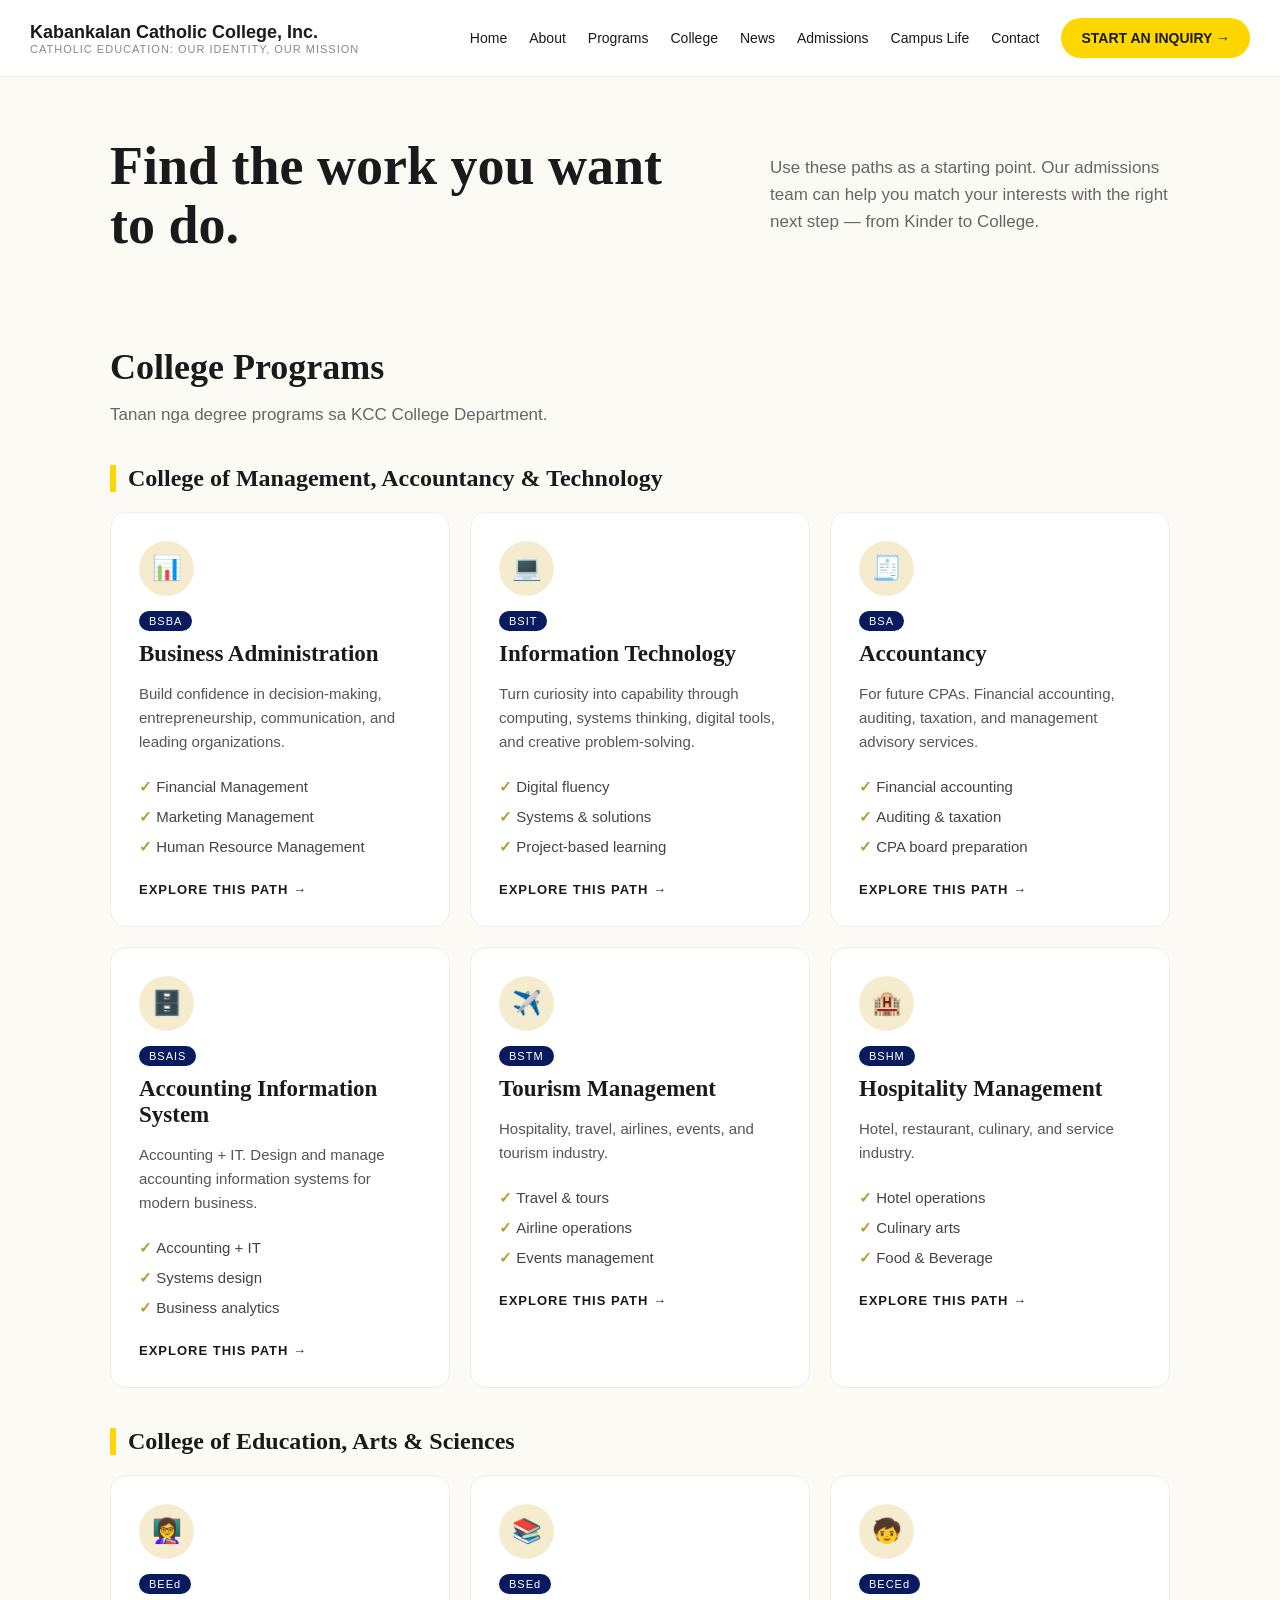
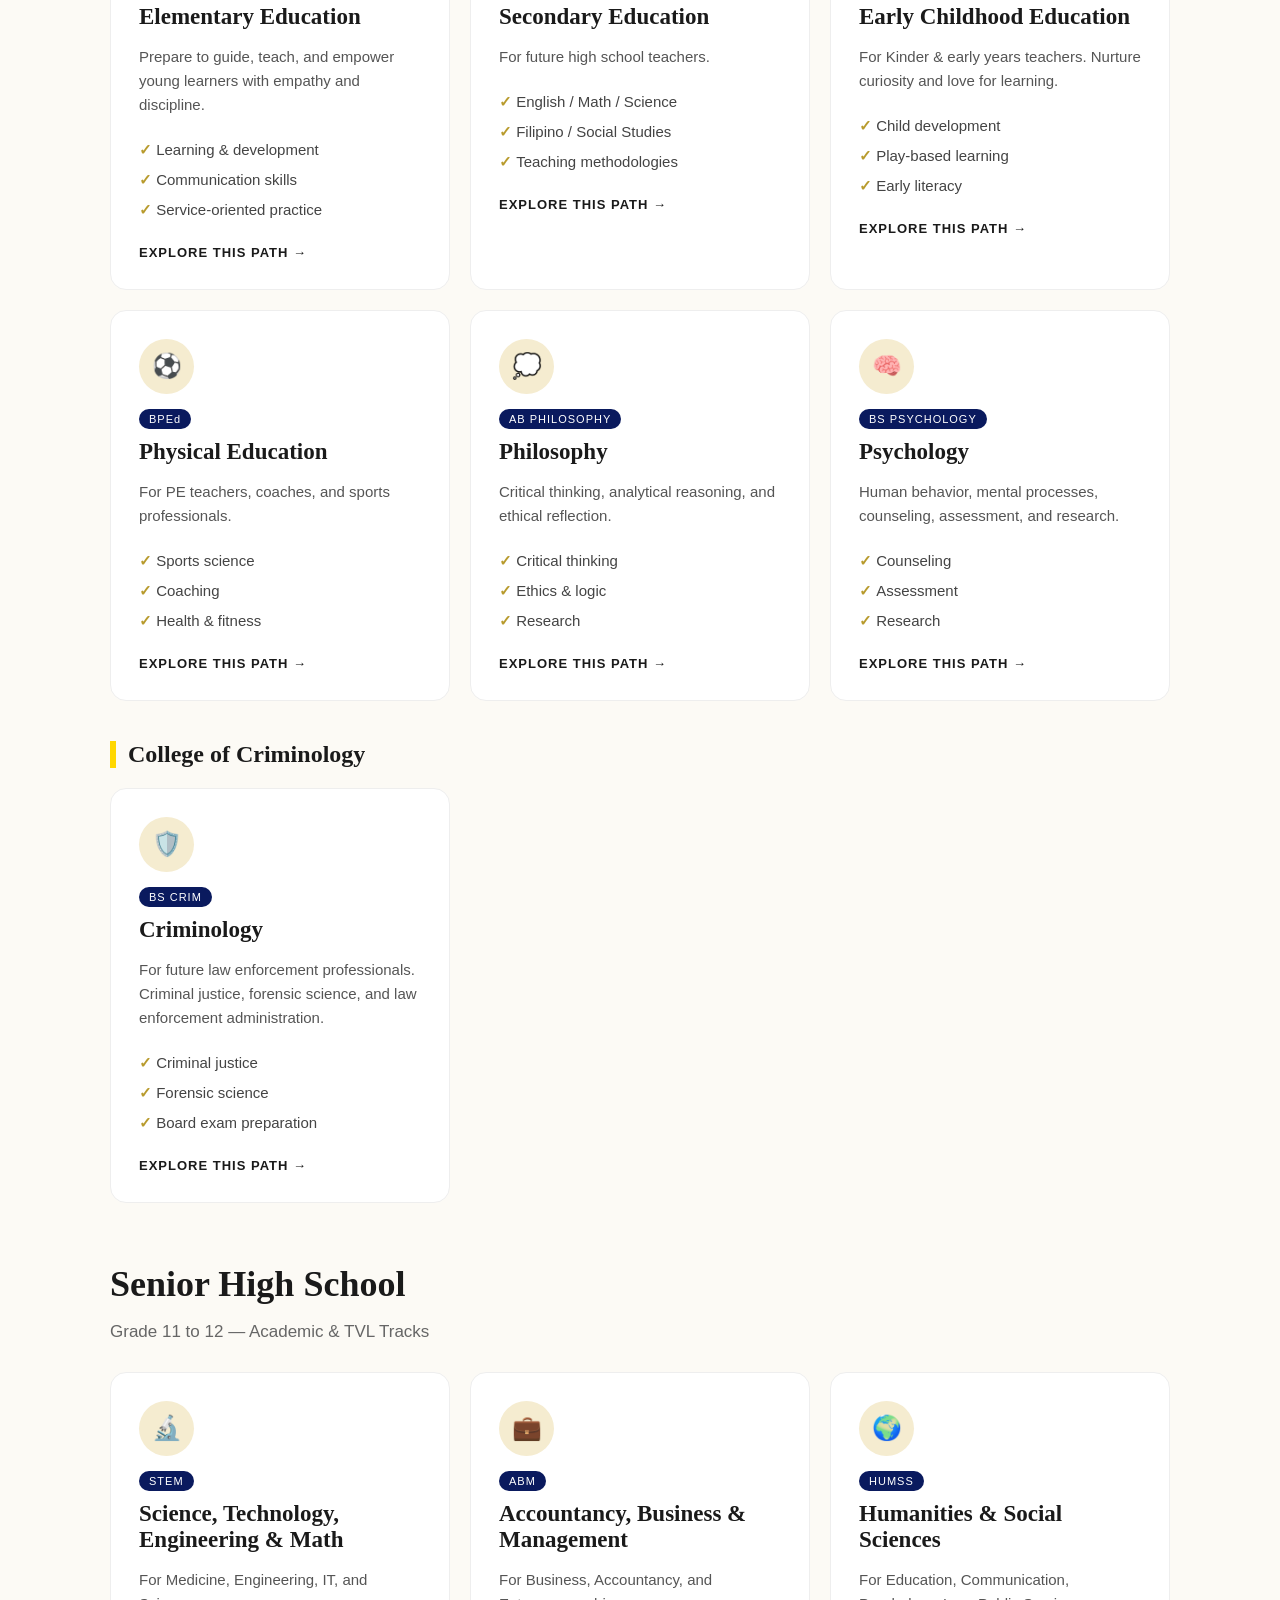
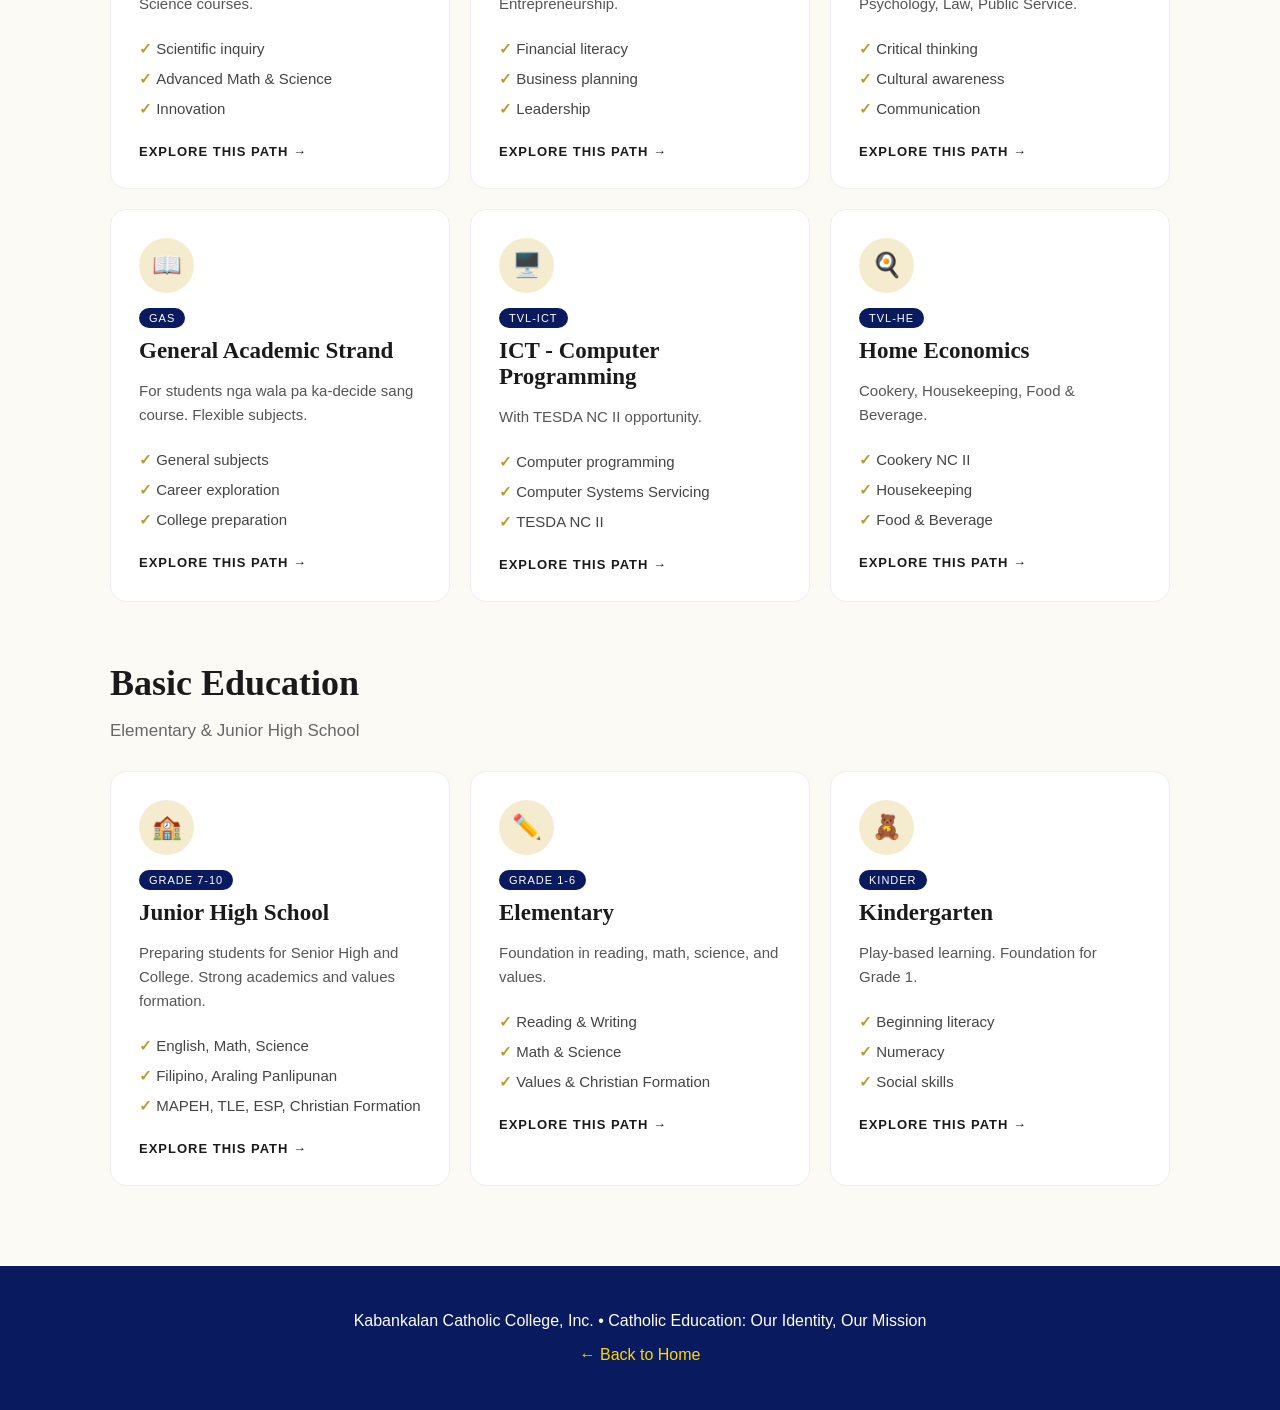
<file: courses.html>
<!DOCTYPE html>
<html lang="en">
<head>
<meta charset="UTF-8">
<meta name="viewport" content="width=device-width, initial-scale=1.0">
<title>Programs - Kabankalan Catholic College, Inc.</title>
<style>
*{box-sizing:border-box}
body{margin:0;font-family:Arial,sans-serif;background:#fcfaf5;color:#1a1a1a}
a{text-decoration:none;color:#1a1a1a}
.topbar{display:flex;justify-content:space-between;align-items:center;padding:18px 30px;background:#fff;border-bottom:1px solid #eee;position:sticky;top:0;z-index:10;flex-wrap:wrap;gap:10px}
.logo{font-weight:bold;font-size:18px}
.logo span{display:block;font-size:11px;color:#888;font-weight:normal;letter-spacing:1px}
.nav{display:flex;gap:22px;align-items:center;flex-wrap:wrap}
.nav a{font-size:14px}
.btn-yellow{background:#ffd700!important;padding:12px 20px!important;border-radius:30px;font-weight:bold}
.hero{max-width:1100px;margin:auto;padding:60px 20px 10px;display:flex;justify-content:space-between;gap:30px;flex-wrap:wrap}
.hero h1{font-family:Georgia,serif;font-size:54px;line-height:1.1;margin:0;max-width:600px}
.hero p{color:#666;font-size:17px;line-height:1.6;max-width:400px}
.container{max-width:1100px;margin:auto;padding:20px}
h2.sec{font-family:Georgia,serif;font-size:36px;margin:60px 0 5px}
p.sub{color:#666;font-size:17px;margin-bottom:30px}
h3.group{font-family:Georgia,serif;font-size:24px;margin:40px 0 5px;border-left:6px solid #ffd700;padding-left:12px}
.grid{display:grid;grid-template-columns:1fr 1fr 1fr;gap:20px;margin-top:20px}
.card{background:#fff;border:1px solid #eee;border-radius:16px;padding:28px}
.icon{width:55px;height:55px;background:#f5ecd0;border-radius:50%;display:flex;align-items:center;justify-content:center;font-size:24px;margin-bottom:15px}
.card h3{font-family:Georgia,serif;font-size:23px;margin:0 0 10px}
.card p{color:#555;font-size:15px;line-height:1.6}
.card ul{list-style:none;padding:0;margin:18px 0}
.card li{padding:6px 0;color:#444;font-size:15px}
.card li:before{content:"✓ ";color:#b89b2e;font-weight:bold}
.card a{font-weight:bold;font-size:13px;letter-spacing:1px}
.tag{display:inline-block;background:#0a1a5e;color:#fff;padding:4px 10px;border-radius:20px;font-size:11px;letter-spacing:1px;margin-bottom:10px}
.footer{background:#0a1a5e;color:#fff;text-align:center;padding:30px;margin-top:60px}
.footer a{color:#ffd700}
@media(max-width:800px){.grid{grid-template-columns:1fr}.hero h1{font-size:36px}.nav{font-size:13px}}
</style>
</head>
<body>

<div class="topbar">
<div class="logo">Kabankalan Catholic College, Inc.<span>CATHOLIC EDUCATION: OUR IDENTITY, OUR MISSION</span></div>
<div class="nav">
<a href="index.html">Home</a>
<a href="about.html">About</a>
<a href="courses.html">Programs</a>
<a href="college.html">College</a>
<a href="#">News</a>
<a href="#">Admissions</a>
<a href="#">Campus Life</a>
<a href="contact.html">Contact</a>
<a class="btn-yellow" href="#">START AN INQUIRY →</a>
</div>
</div>

<div class="hero">
<h1>Find the work you want to do.</h1>
<p>Use these paths as a starting point. Our admissions team can help you match your interests with the right next step — from Kinder to College.</p>
</div>

<div class="container">

<!-- COLLEGE -->
<h2 class="sec">College Programs</h2>
<p class="sub">Tanan nga degree programs sa KCC College Department.</p>

<h3 class="group">College of Management, Accountancy & Technology</h3>
<div class="grid">
<div class="card"><div class="icon">📊</div><span class="tag">BSBA</span><h3>Business Administration</h3><p>Build confidence in decision-making, entrepreneurship, communication, and leading organizations.</p><ul><li>Financial Management</li><li>Marketing Management</li><li>Human Resource Management</li></ul><a href="#">EXPLORE THIS PATH →</a></div>
<div class="card"><div class="icon">💻</div><span class="tag">BSIT</span><h3>Information Technology</h3><p>Turn curiosity into capability through computing, systems thinking, digital tools, and creative problem-solving.</p><ul><li>Digital fluency</li><li>Systems & solutions</li><li>Project-based learning</li></ul><a href="#">EXPLORE THIS PATH →</a></div>
<div class="card"><div class="icon">🧾</div><span class="tag">BSA</span><h3>Accountancy</h3><p>For future CPAs. Financial accounting, auditing, taxation, and management advisory services.</p><ul><li>Financial accounting</li><li>Auditing & taxation</li><li>CPA board preparation</li></ul><a href="#">EXPLORE THIS PATH →</a></div>
<div class="card"><div class="icon">🗄️</div><span class="tag">BSAIS</span><h3>Accounting Information System</h3><p>Accounting + IT. Design and manage accounting information systems for modern business.</p><ul><li>Accounting + IT</li><li>Systems design</li><li>Business analytics</li></ul><a href="#">EXPLORE THIS PATH →</a></div>
<div class="card"><div class="icon">✈️</div><span class="tag">BSTM</span><h3>Tourism Management</h3><p>Hospitality, travel, airlines, events, and tourism industry.</p><ul><li>Travel & tours</li><li>Airline operations</li><li>Events management</li></ul><a href="#">EXPLORE THIS PATH →</a></div>
<div class="card"><div class="icon">🏨</div><span class="tag">BSHM</span><h3>Hospitality Management</h3><p>Hotel, restaurant, culinary, and service industry.</p><ul><li>Hotel operations</li><li>Culinary arts</li><li>Food & Beverage</li></ul><a href="#">EXPLORE THIS PATH →</a></div>
</div>

<h3 class="group">College of Education, Arts & Sciences</h3>
<div class="grid">
<div class="card"><div class="icon">👩‍🏫</div><span class="tag">BEEd</span><h3>Elementary Education</h3><p>Prepare to guide, teach, and empower young learners with empathy and discipline.</p><ul><li>Learning & development</li><li>Communication skills</li><li>Service-oriented practice</li></ul><a href="#">EXPLORE THIS PATH →</a></div>
<div class="card"><div class="icon">📚</div><span class="tag">BSEd</span><h3>Secondary Education</h3><p>For future high school teachers.</p><ul><li>English / Math / Science</li><li>Filipino / Social Studies</li><li>Teaching methodologies</li></ul><a href="#">EXPLORE THIS PATH →</a></div>
<div class="card"><div class="icon">🧒</div><span class="tag">BECEd</span><h3>Early Childhood Education</h3><p>For Kinder & early years teachers. Nurture curiosity and love for learning.</p><ul><li>Child development</li><li>Play-based learning</li><li>Early literacy</li></ul><a href="#">EXPLORE THIS PATH →</a></div>
<div class="card"><div class="icon">⚽</div><span class="tag">BPEd</span><h3>Physical Education</h3><p>For PE teachers, coaches, and sports professionals.</p><ul><li>Sports science</li><li>Coaching</li><li>Health & fitness</li></ul><a href="#">EXPLORE THIS PATH →</a></div>
<div class="card"><div class="icon">💭</div><span class="tag">AB PHILOSOPHY</span><h3>Philosophy</h3><p>Critical thinking, analytical reasoning, and ethical reflection.</p><ul><li>Critical thinking</li><li>Ethics & logic</li><li>Research</li></ul><a href="#">EXPLORE THIS PATH →</a></div>
<div class="card"><div class="icon">🧠</div><span class="tag">BS PSYCHOLOGY</span><h3>Psychology</h3><p>Human behavior, mental processes, counseling, assessment, and research.</p><ul><li>Counseling</li><li>Assessment</li><li>Research</li></ul><a href="#">EXPLORE THIS PATH →</a></div>
</div>

<h3 class="group">College of Criminology</h3>
<div class="grid">
<div class="card"><div class="icon">🛡️</div><span class="tag">BS CRIM</span><h3>Criminology</h3><p>For future law enforcement professionals. Criminal justice, forensic science, and law enforcement administration.</p><ul><li>Criminal justice</li><li>Forensic science</li><li>Board exam preparation</li></ul><a href="#">EXPLORE THIS PATH →</a></div>
</div>

<!-- SENIOR HIGH -->
<h2 class="sec">Senior High School</h2>
<p class="sub">Grade 11 to 12 — Academic & TVL Tracks</p>
<div class="grid">
<div class="card"><div class="icon">🔬</div><span class="tag">STEM</span><h3>Science, Technology, Engineering & Math</h3><p>For Medicine, Engineering, IT, and Science courses.</p><ul><li>Scientific inquiry</li><li>Advanced Math & Science</li><li>Innovation</li></ul><a href="#">EXPLORE THIS PATH →</a></div>
<div class="card"><div class="icon">💼</div><span class="tag">ABM</span><h3>Accountancy, Business & Management</h3><p>For Business, Accountancy, and Entrepreneurship.</p><ul><li>Financial literacy</li><li>Business planning</li><li>Leadership</li></ul><a href="#">EXPLORE THIS PATH →</a></div>
<div class="card"><div class="icon">🌍</div><span class="tag">HUMSS</span><h3>Humanities & Social Sciences</h3><p>For Education, Communication, Psychology, Law, Public Service.</p><ul><li>Critical thinking</li><li>Cultural awareness</li><li>Communication</li></ul><a href="#">EXPLORE THIS PATH →</a></div>
<div class="card"><div class="icon">📖</div><span class="tag">GAS</span><h3>General Academic Strand</h3><p>For students nga wala pa ka-decide sang course. Flexible subjects.</p><ul><li>General subjects</li><li>Career exploration</li><li>College preparation</li></ul><a href="#">EXPLORE THIS PATH →</a></div>
<div class="card"><div class="icon">🖥️</div><span class="tag">TVL-ICT</span><h3>ICT - Computer Programming</h3><p>With TESDA NC II opportunity.</p><ul><li>Computer programming</li><li>Computer Systems Servicing</li><li>TESDA NC II</li></ul><a href="#">EXPLORE THIS PATH →</a></div>
<div class="card"><div class="icon">🍳</div><span class="tag">TVL-HE</span><h3>Home Economics</h3><p>Cookery, Housekeeping, Food & Beverage.</p><ul><li>Cookery NC II</li><li>Housekeeping</li><li>Food & Beverage</li></ul><a href="#">EXPLORE THIS PATH →</a></div>
</div>

<!-- BASIC EDUCATION -->
<h2 class="sec">Basic Education</h2>
<p class="sub">Elementary & Junior High School</p>
<div class="grid">
<div class="card"><div class="icon">🏫</div><span class="tag">GRADE 7-10</span><h3>Junior High School</h3><p>Preparing students for Senior High and College. Strong academics and values formation.</p><ul><li>English, Math, Science</li><li>Filipino, Araling Panlipunan</li><li>MAPEH, TLE, ESP, Christian Formation</li></ul><a href="#">EXPLORE THIS PATH →</a></div>
<div class="card"><div class="icon">✏️</div><span class="tag">GRADE 1-6</span><h3>Elementary</h3><p>Foundation in reading, math, science, and values.</p><ul><li>Reading & Writing</li><li>Math & Science</li><li>Values & Christian Formation</li></ul><a href="#">EXPLORE THIS PATH →</a></div>
<div class="card"><div class="icon">🧸</div><span class="tag">KINDER</span><h3>Kindergarten</h3><p>Play-based learning. Foundation for Grade 1.</p><ul><li>Beginning literacy</li><li>Numeracy</li><li>Social skills</li></ul><a href="#">EXPLORE THIS PATH →</a></div>
</div>

</div>

<div class="footer">
<p>Kabankalan Catholic College, Inc. • Catholic Education: Our Identity, Our Mission</p>
<p><a href="index.html">← Back to Home</a></p>
</div>

</body>
</html>
</file>
